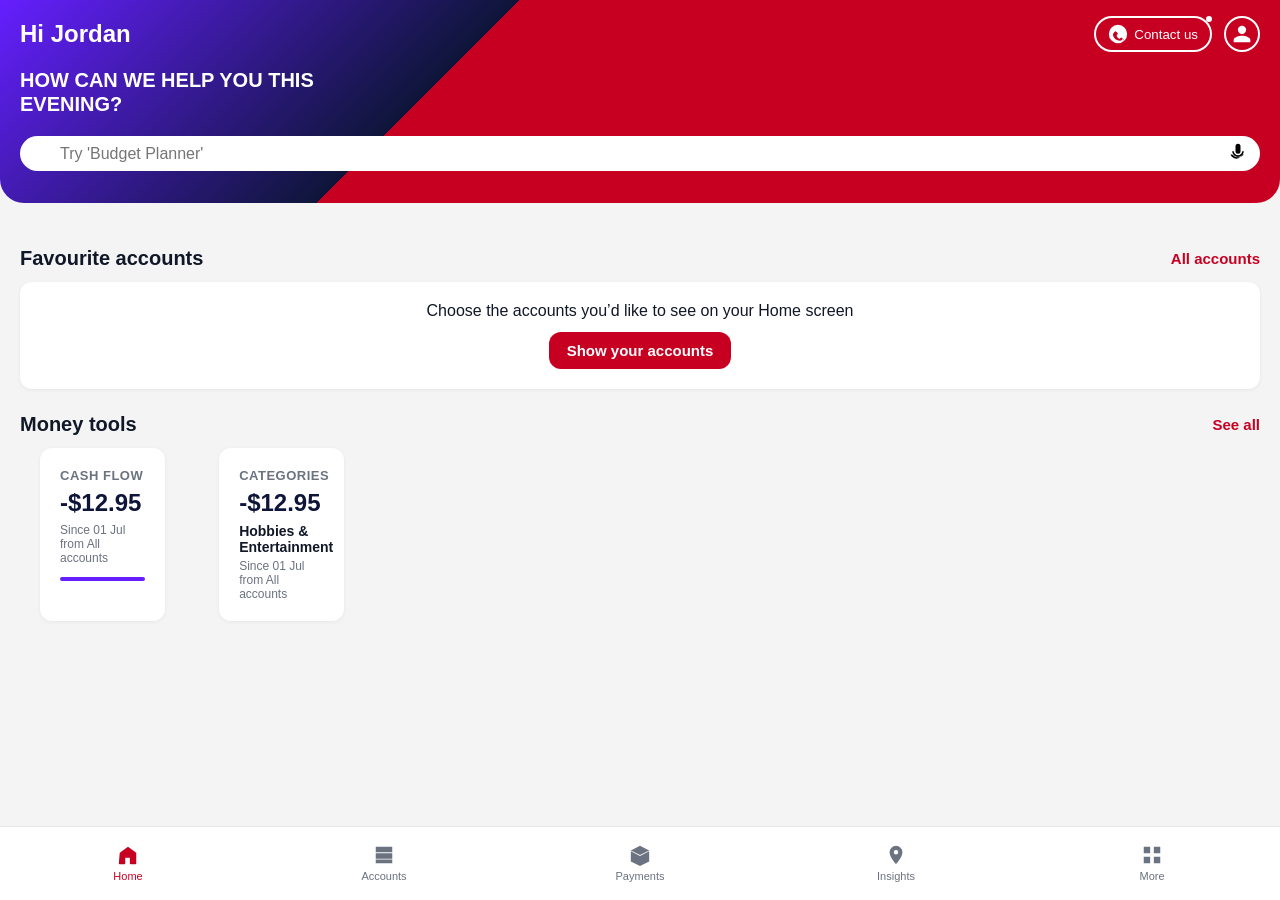
<file: index.html>
<!DOCTYPE html>
<html lang="en">
</style>
    <meta charset="UTF-8" />
    <meta name="viewport" content="width=device-width, initial-scale=1.0, viewport-fit=cover" />
    <title>Westpac PWA Clone</title>
    <link rel="stylesheet" href="./css/styles.css" />
    <link rel="manifest" href="manifest.json" />
  </head>
  <body>
    <header class="hero gradient">
      <div class="safe-top"></div>
      <div class="hero__row">
        <h1 class="greeting">Hi Jordan</h1>
        <div class="actions">
          <button id="contactBtn" class="pill">
            <svg class="icon" viewBox="0 0 24 24" aria-hidden="true">
              <path d="M12 1a11 11 0 1 0 11 11A11.012 11.012 0 0 0 12 1Zm5.914 16.672-1.4 1.636a2.568 2.568 0 0 1-2 .918 8.449 8.449 0 0 1-3.814-.964 8.555 8.555 0 0 1-3.11-2.55 8.46 8.46 0 0 1-1.625-3.395 2.555 2.555 0 0 1 .6-2.313l1.4-1.637a1.265 1.265 0 0 1 1.925-.073l1.518 1.532a1.265 1.265 0 0 1-.073 1.83l-.9.9a.382.382 0 0 0-.1.38 5.83 5.83 0 0 0 1.147 2.243 5.963 5.963 0 0 0 2.23 1.618.381.381 0 0 0 .383-.098l.9-.9a1.265 1.265 0 0 1 1.83-.073l1.518 1.532a1.265 1.265 0 0 1-.073 1.83Z" />
            </svg>
            <span>Contact us</span>
            <span class="dot"></span>
          </button>
          <button id="profileBtn" class="circle">
            <svg class="icon" viewBox="0 0 24 24" aria-hidden="true">
              <path d="M12 12a5 5 0 1 0-5-5 5 5 0 0 0 5 5Zm0 2c-3.33 0-10 1.67-10 5v3h20v-3c0-3.33-6.67-5-10-5Z" />
            </svg>
          </button>
        </div>
      </div>
      <h2 class="headline">HOW CAN WE HELP YOU THIS AFTERNOON?</h2>
      <div class="search">
        <svg class="icon search-icon" viewBox="0 0 24 24" aria-hidden="true">
          <path d="M21 20.29 15.71 15a8 8 0 1 0-1.41 1.41L20.29 21ZM4 10a6 6 0 1 1 6 6 6.007 6.007 0 0 1-6-6Z"></path>
        </svg>
        <input type="search" placeholder="Try 'Budget Planner'" aria-label="Search" />
        <button id="micBtn" class="mic-btn">
          <svg class="icon" viewBox="0 0 24 24" aria-hidden="true">
            <path d="M12 14a3 3 0 0 0 3-3V5a3 3 0 0 0-6 0v6a3 3 0 0 0 3 3Zm5-3a5 5 0 0 1-10 0H5a7 7 0 0 0 14 0Z" />
            <path d="M19 15h-2.08a6.94 6.94 0 0 1-2.04 3.05 7 7 0 0 1-9.76 0 6.94 6.94 0 0 1-2.04-3.05H5a9 9 0 0 0 14 0Z" />
          </svg>
        </button>
      </div>
    </header>

    <main id="home" class="page active">
      <section class="favourites">
        <div class="section-header">
          <h3>Favourite accounts</h3>
          <a href="#" class="link">All accounts</a>
        </div>
        <div class="card blank">
          <p>Choose the accounts you’d like to see on your Home screen</p>
          <button class="btn-primary">Show your accounts</button>
        </div>
      </section>

      <section class="money-tools">
        <div class="section-header">
          <h3>Money tools</h3>
          <a href="#" class="link">See all</a>
        </div>
        <div class="grid">
          <div class="tool card">
            <p class="tool-label">CASH FLOW</p>
            <p class="tool-value negative">-<span>$12.95</span></p>
            <p class="subtext">Since 01 Jul from All accounts</p>
            <div class="bar-wrap">
              <div class="bar expense" style="width: 100%"></div>
              <div class="bar income" style="width: 0%"></div>
            </div>
          </div>
          <div class="tool card">
            <p class="tool-label">CATEGORIES</p>
            <p class="tool-value negative">-<span>$12.95</span></p>
            <p class="subheading">Hobbies &amp; Entertainment</p>
            <p class="subtext">Since 01 Jul from All accounts</p>
          </div>
        </div>
      </section>
    </main>

    <main id="accounts" class="page">Accounts page coming soon…</main>
    <main id="payments" class="page">Payments page coming soon…</main>
    <main id="insights" class="page">Insights page coming soon…</main>
    <main id="more" class="page">More page coming soon…</main>

    <nav class="bottom-nav">
      <button class="nav-item active" data-target="home">
        <svg class="icon" viewBox="0 0 24 24" aria-hidden="true">
          <path d="M3 9.5 12 3l9 6.5V21a1 1 0 0 1-1 1h-5a1 1 0 0 1-1-1V15H9v6a1 1 0 0 1-1 1H3a1 1 0 0 1-1-1Z" />
        </svg>
        <span>Home</span>
      </button>
      <button class="nav-item" data-target="accounts">
        <svg class="icon" viewBox="0 0 24 24" aria-hidden="true">
          <path d="M3 3h18v6H3Zm0 7h18v6H3Zm0 7h18v4H3Z" />
        </svg>
        <span>Accounts</span>
      </button>
      <button class="nav-item" data-target="payments">
        <svg class="icon" viewBox="0 0 24 24" aria-hidden="true">
          <path d="M12 2 2 7l10 5 10-5Zm0 11 10-5v11l-10 5-10-5V8Z" />
        </svg>
        <span>Payments</span>
      </button>
      <button class="nav-item" data-target="insights">
        <svg class="icon" viewBox="0 0 24 24" aria-hidden="true">
          <path d="M12 2a7 7 0 0 0-7 7c0 5.25 7 13 7 13s7-7.75 7-13a7 7 0 0 0-7-7Zm0 9.5A2.5 2.5 0 1 1 14.5 9 2.5 2.5 0 0 1 12 11.5Z" />
        </svg>
        <span>Insights</span>
      </button>
      <button class="nav-item" data-target="more">
        <svg class="icon" viewBox="0 0 24 24" aria-hidden="true">
          <path d="M3 3h7v7H3Zm11 0h7v7h-7ZM3 14h7v7H3Zm11 0h7v7h-7Z" />
        </svg>
        <span>More</span>
      </button>
    </nav>

    <script src="./js/app.js"></script>
    <!-- ========= PROFILE PAGE ========= -->
<main id="profile" class="page">
  <header class="sub-header">
    <button id="backBtn" class="back">
      <!-- left-arrow icon -->
      <svg viewBox="0 0 24 24" class="icon" aria-hidden="true">
        <path d="M15 19 8 12l7-7" stroke="currentColor" stroke-width="2" fill="none"
              stroke-linecap="round" stroke-linejoin="round"/>
      </svg>
    </button>
    <h2>Profile</h2>
  </header>

  <section class="profile-hero">
    <div class="avatar">JS</div>

    <h3>Hi Jordan&nbsp;Saunders</h3>
    <p class="customer-id">Customer ID 8472 5399</p>

    <button class="btn-outline" id="signOutBtn">Sign&nbsp;out</button>
  </section>

  <!-- simple placeholder sections -->
  <section class="quick-links">
    <div class="ql card">Personal &<br/>contact details</div>
    <div class="ql card">Tax details</div>
    <div class="ql card">Manage PayID</div>
  </section>

  <section class="settings card">
    <h4>Settings</h4>
    <ul>
      <li>Security</li>
      <li>Notifications & communication</li>
      <li>Data & access</li>
      <li>App settings</li>
    </ul>
  </section>
</main>

  </body>
</html>
</file>
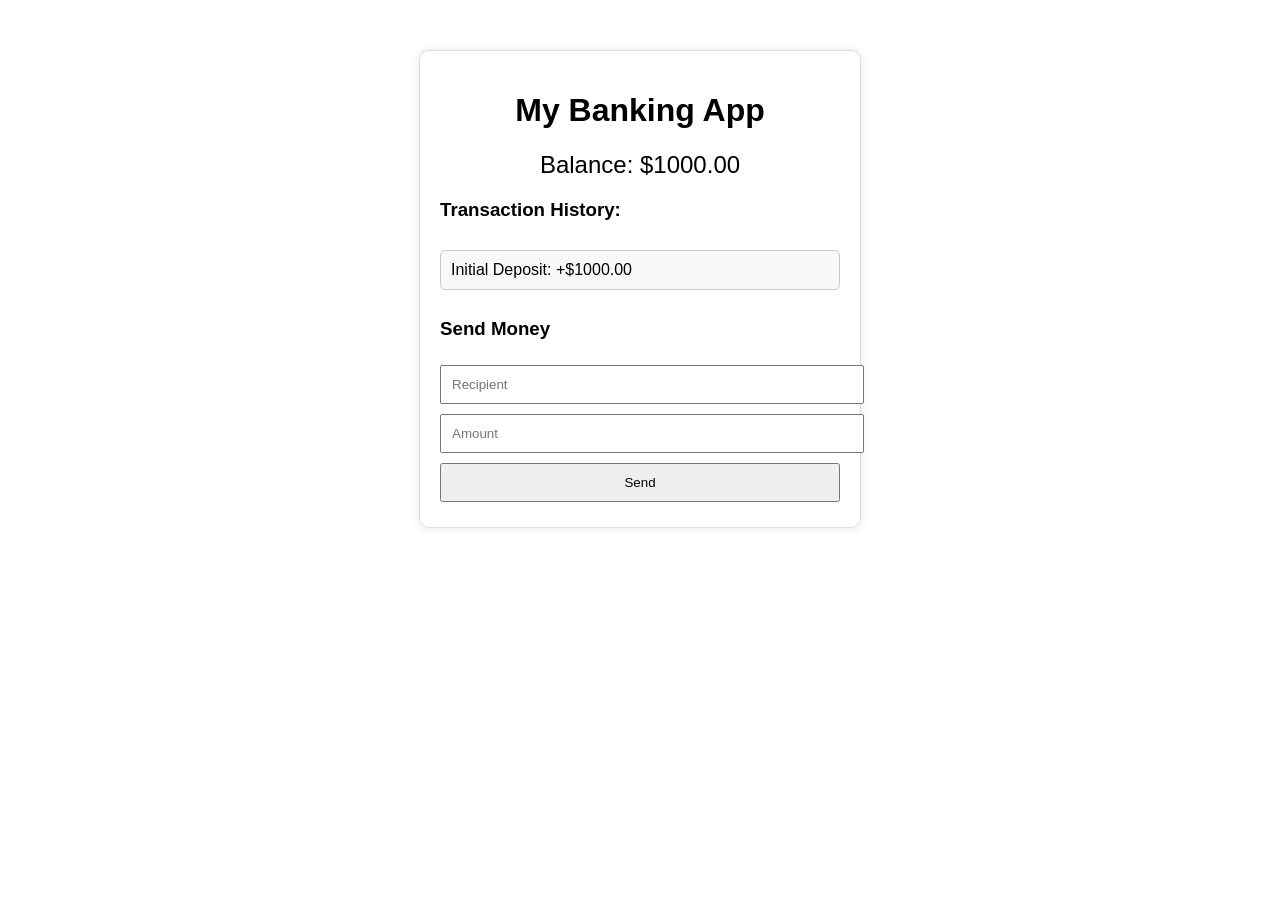
<file: wbank.html>
<!DOCTYPE html>
<html lang="en">
<head>
    <meta charset="UTF-8">
    <meta name="viewport" content="width=device-width, initial-scale=1.0">
    <title>My Banking App</title>
    <style>
        body {
            font-family: Arial, sans-serif;
            max-width: 400px;
            margin: 50px auto;
            padding: 20px;
            border: 1px solid #ddd;
            border-radius: 10px;
            box-shadow: 0 0 10px rgba(0,0,0,0.1);
        }
        h1 {
            text-align: center;
        }
        #balance {
            font-size: 1.5em;
            margin: 20px 0;
            text-align: center;
        }
        .transaction {
            margin: 10px 0;
            padding: 10px;
            background: #f9f9f9;
            border: 1px solid #ccc;
            border-radius: 5px;
        }
        form {
            margin-top: 20px;
        }
        input, button {
            width: 100%;
            padding: 10px;
            margin: 5px 0;
        }
        #history {
            max-height: 200px;
            overflow-y: auto;
            margin-top: 10px;
        }
    </style>
</head>
<body>
    <h1>My Banking App</h1>
    <div id="balance">Balance: $<span id="balance-amount">1000.00</span></div>

    <h3>Transaction History:</h3>
    <div id="history">
        <div class="transaction">Initial Deposit: +$1000.00</div>
    </div>

    <h3>Send Money</h3>
    <form id="transfer-form">
        <input type="text" id="recipient" placeholder="Recipient" required>
        <input type="number" id="amount" placeholder="Amount" required min="0.01" step="0.01">
        <button type="submit">Send</button>
    </form>

    <script>
        let balance = 1000.00;
        const balanceEl = document.getElementById('balance-amount');
        const historyEl = document.getElementById('history');

        document.getElementById('transfer-form').addEventListener('submit', function(e) {
            e.preventDefault();
            const recipient = document.getElementById('recipient').value;
            const amount = parseFloat(document.getElementById('amount').value);

            if (amount <= 0 || isNaN(amount)) {
                alert('Enter a valid amount.');
                return;
            }

            if (amount > balance) {
                alert('Insufficient funds.');
                return;
            }

            balance -= amount;
            balanceEl.textContent = balance.toFixed(2);

            const transaction = document.createElement('div');
            transaction.className = 'transaction';
            transaction.textContent = `Sent $${amount.toFixed(2)} to ${recipient}`;

            historyEl.prepend(transaction);

            document.getElementById('recipient').value = '';
            document.getElementById('amount').value = '';
        });
    </script>
</body>
</html>
</file>
<file: css/styles.css>
/* ---------- colour & metric tokens ---------- */
:root {
  --red: #c70022;
  --navy: #0e1539;
  --purple: #651fff;
  --text-dark: #101727;
  --text-light: #6b7280;
  --radius: 12px;
  --nav-h: 74px;
}

/* ---------- reset / base ---------- */
* {
  box-sizing: border-box;
  margin: 0;
  padding: 0;
  font-family: -apple-system, BlinkMacSystemFont, 'Segoe UI', Roboto, Helvetica,
    Arial, sans-serif;
}

body {
  background: #f4f4f5;
  color: var(--text-dark);
  padding-bottom: calc(var(--nav-h) + env(safe-area-inset-bottom));
}

.safe-top {
  height: env(safe-area-inset-top);
}

/* ---------- hero header ---------- */
.hero.gradient {
  background: linear-gradient(
    -45deg,
    var(--red) 0%,
    var(--red) 65%,
    var(--navy) 65%,
    var(--purple) 100%
  );
  color: #fff;
  padding: 16px 20px 32px;
  border-bottom-left-radius: 24px;
  border-bottom-right-radius: 24px;
}

.hero__row {
  display: flex;
  justify-content: space-between;
  align-items: center;
  margin-bottom: 16px;
}

.greeting {
  font-size: 24px;
  font-weight: 700;
}

/* ---------- header buttons ---------- */
.actions {
  display: flex;
  gap: 12px;
}

.pill,
.circle {
  display: flex;
  align-items: center;
  gap: 6px;
  background: transparent;
  color: #fff;
  border: 2px solid #fff;
  border-radius: 9999px;
  padding: 4px 12px;
  cursor: pointer;
  position: relative;
}

.circle {
  padding: 6px;
  border-radius: 50%;
}

.pill .dot {
  width: 6px;
  height: 6px;
  background: #fff;
  border-radius: 50%;
  position: absolute;
  top: -2px;
  right: -2px;
}

.icon {
  width: 20px;
  height: 20px;
  fill: currentColor;
}

.headline {
  font-size: 20px;
  font-weight: 800;
  max-width: 300px;
  line-height: 1.2;
}

/* ---------- search bar ---------- */
.search {
  display: flex;
  align-items: center;
  background: #fff;
  border-radius: 9999px;
  padding: 6px 12px;
  margin-top: 20px;
  gap: 8px;
}

.search input {
  flex: 1;
  border: none;
  font-size: 16px;
  background: transparent;
  outline: none;
}

.mic-btn {
  background: transparent;
  border: none;
  cursor: pointer;
}

/* ---------- section headers ---------- */
.section-header {
  display: flex;
  justify-content: space-between;
  align-items: center;
  margin: 24px 0 12px;
  padding: 0 20px;
}

.section-header h3 {
  font-size: 20px;
  font-weight: 700;
}

.link {
  color: var(--red);
  font-weight: 600;
  text-decoration: none;
  font-size: 15px;
}

/* ---------- cards ---------- */
.card {
  background: #fff;
  border-radius: var(--radius);
  box-shadow: 0 1px 4px rgb(0 0 0 / 6%);
  padding: 20px;
  margin: 0 20px 16px;
}

.blank {
  text-align: center;
}

.btn-primary {
  background: var(--red);
  color: #fff;
  border: none;
  padding: 10px 18px;
  border-radius: var(--radius);
  font-size: 15px;
  font-weight: 600;
  margin-top: 12px;
  cursor: pointer;
}

/* ---------- “Money tools” grid ---------- */
.grid {
  display: grid;
  grid-template-columns: repeat(auto-fill, minmax(160px, 1fr));
  gap: 14px;
  padding: 0 20px;
}

.tool-label {
  font-size: 13px;
  letter-spacing: 0.5px;
  color: var(--text-light);
  font-weight: 600;
}

.tool-value {
  font-size: 24px;
  font-weight: 800;
  margin: 6px 0;
}

.tool-value.negative {
  color: var(--navy);
}

.subtext {
  font-size: 12px;
  color: var(--text-light);
}

.subheading {
  font-size: 14px;
  font-weight: 600;
  margin-bottom: 4px;
}

.bar-wrap {
  height: 4px;
  background: #e5e7eb;
  border-radius: 4px;
  margin-top: 12px;
  display: flex;
  overflow: hidden;
}

.bar.expense { background: var(--purple); }
.bar.income  { background: #a3a3a3; }

/* ---------- bottom nav ---------- */
.bottom-nav {
  position: fixed;
  bottom: 0;
  left: 0;
  width: 100%;
  height: var(--nav-h);
  display: flex;
  justify-content: space-around;
  align-items: center;
  background: #fff;
  border-top: 1px solid #e5e7eb;
  padding-bottom: env(safe-area-inset-bottom);
}

.nav-item {
  background: none;
  border: none;
  flex: 1;
  display: flex;
  flex-direction: column;
  align-items: center;
  gap: 4px;
  padding-top: 6px;
  font-size: 11px;
  color: var(--text-light);
  cursor: pointer;
}

.nav-item .icon { width: 22px; height: 22px; }

.nav-item.active { color: var(--red); }

/* ---------- page visibility ---------- */
.page { display: none; padding-top: 20px; }
.page.active { display: block; }

/* ---------- iOS safe-area tweak ---------- */
@supports (padding: max(0px)) {
  .bottom-nav { padding-bottom: max(env(safe-area-inset-bottom), 8px); }
}
/* ----- profile page ----- */
.sub-header {
  display: flex;
  align-items: center;
  gap: 12px;
  padding: 12px 20px 8px;
}

.back {
  background: none;
  border: none;
  padding: 6px;
  color: var(--red);
  cursor: pointer;
}

.profile-hero {
  text-align: left;
  padding: 16px 20px 24px;
}

.avatar {
  width: 72px;
  height: 72px;
  border-radius: 50%;
  background: #4b5563;
  color: #fff;
  font-size: 26px;
  font-weight: 700;
  display: flex;
  align-items: center;
  justify-content: center;
  margin-bottom: 12px;
}

.customer-id {
  font-size: 14px;
  color: var(--text-light);
  margin-bottom: 18px;
}

.btn-outline {
  background: transparent;
  color: var(--red);
  border: 2px solid var(--red);
  border-radius: var(--radius);
  padding: 6px 18px;
  font-weight: 600;
  cursor: pointer;
}

.quick-links {
  display: grid;
  grid-template-columns: repeat(3, 1fr);
  gap: 14px;
  padding: 0 20px 24px;
}

.quick-links .card {
  text-align: center;
  font-size: 14px;
  font-weight: 600;
  color: var(--navy);
  padding: 24px 8px;
}

.settings h4 {
  font-size: 18px;
  font-weight: 700;
  margin-bottom: 12px;
}

.settings ul {
  list-style: none;
  display: flex;
  flex-direction: column;
  gap: 16px;
  font-size: 15px;
  color: var(--navy);
}
</file>
